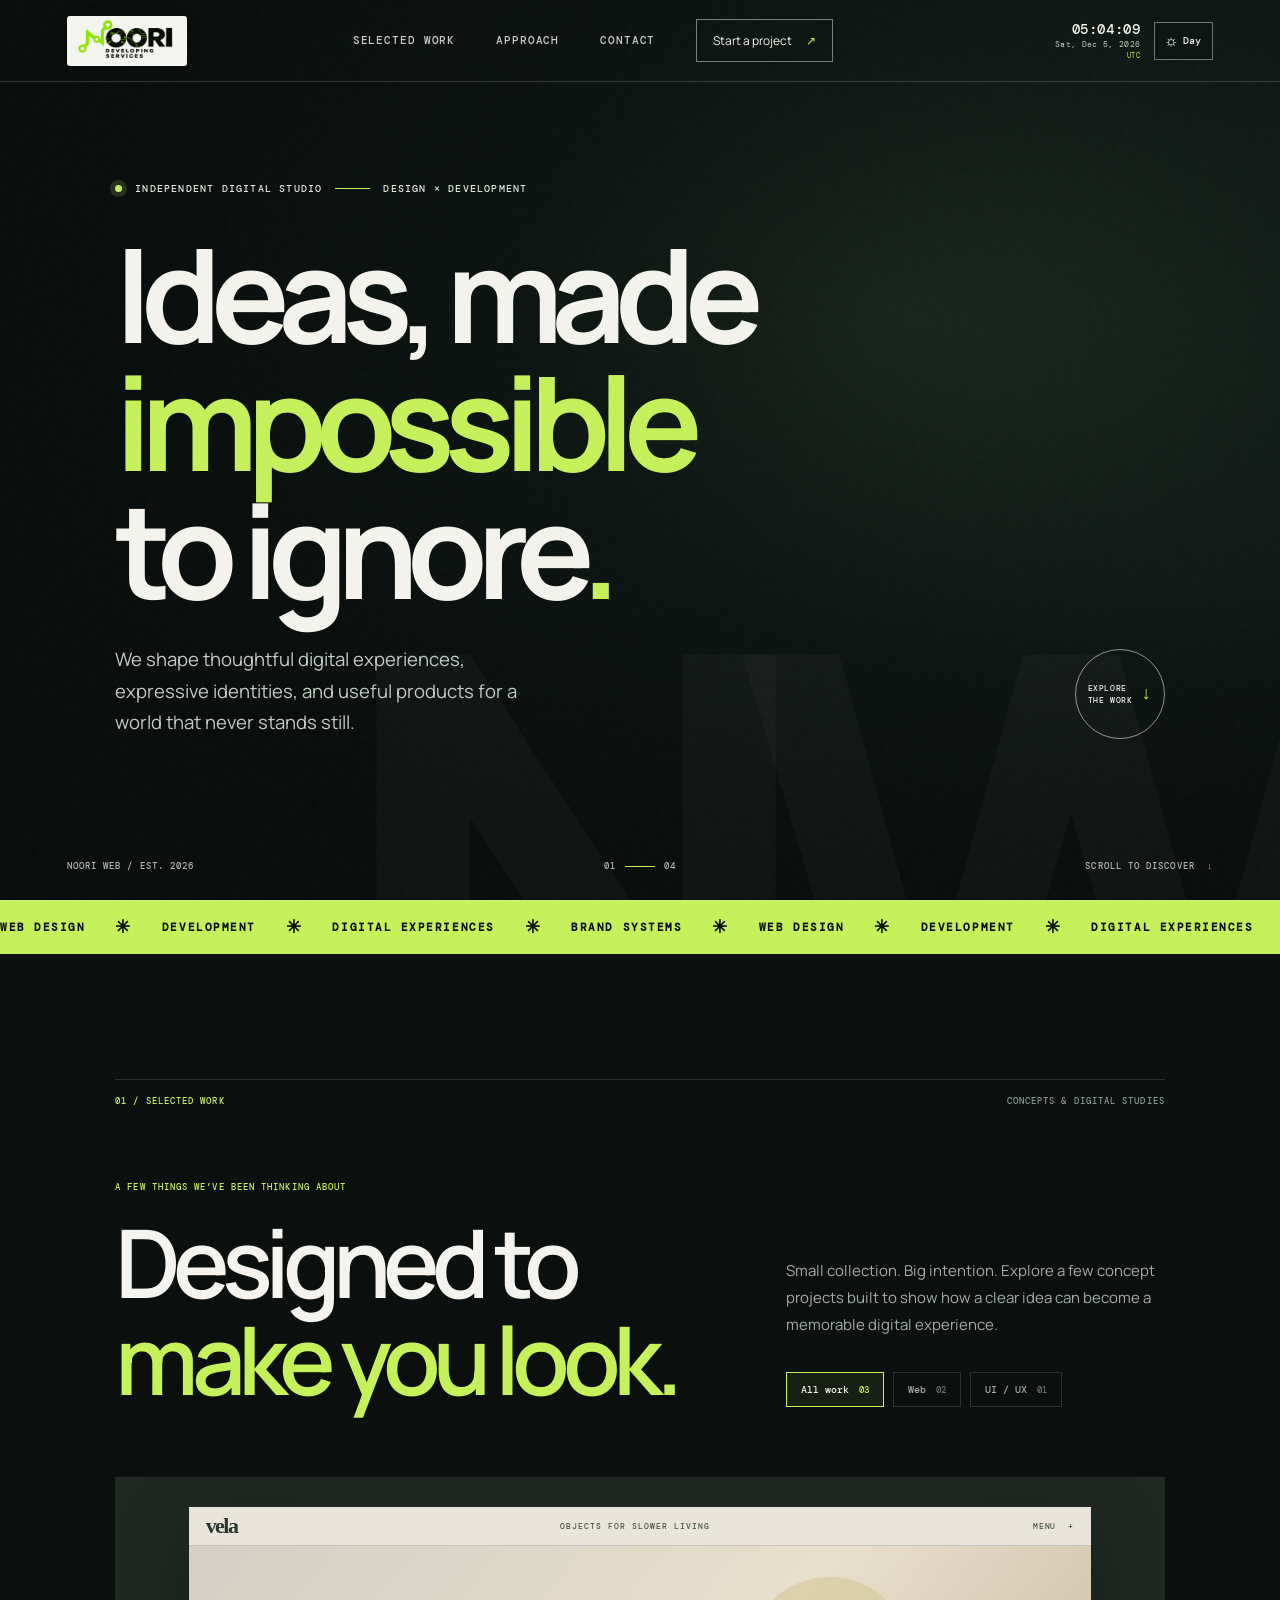
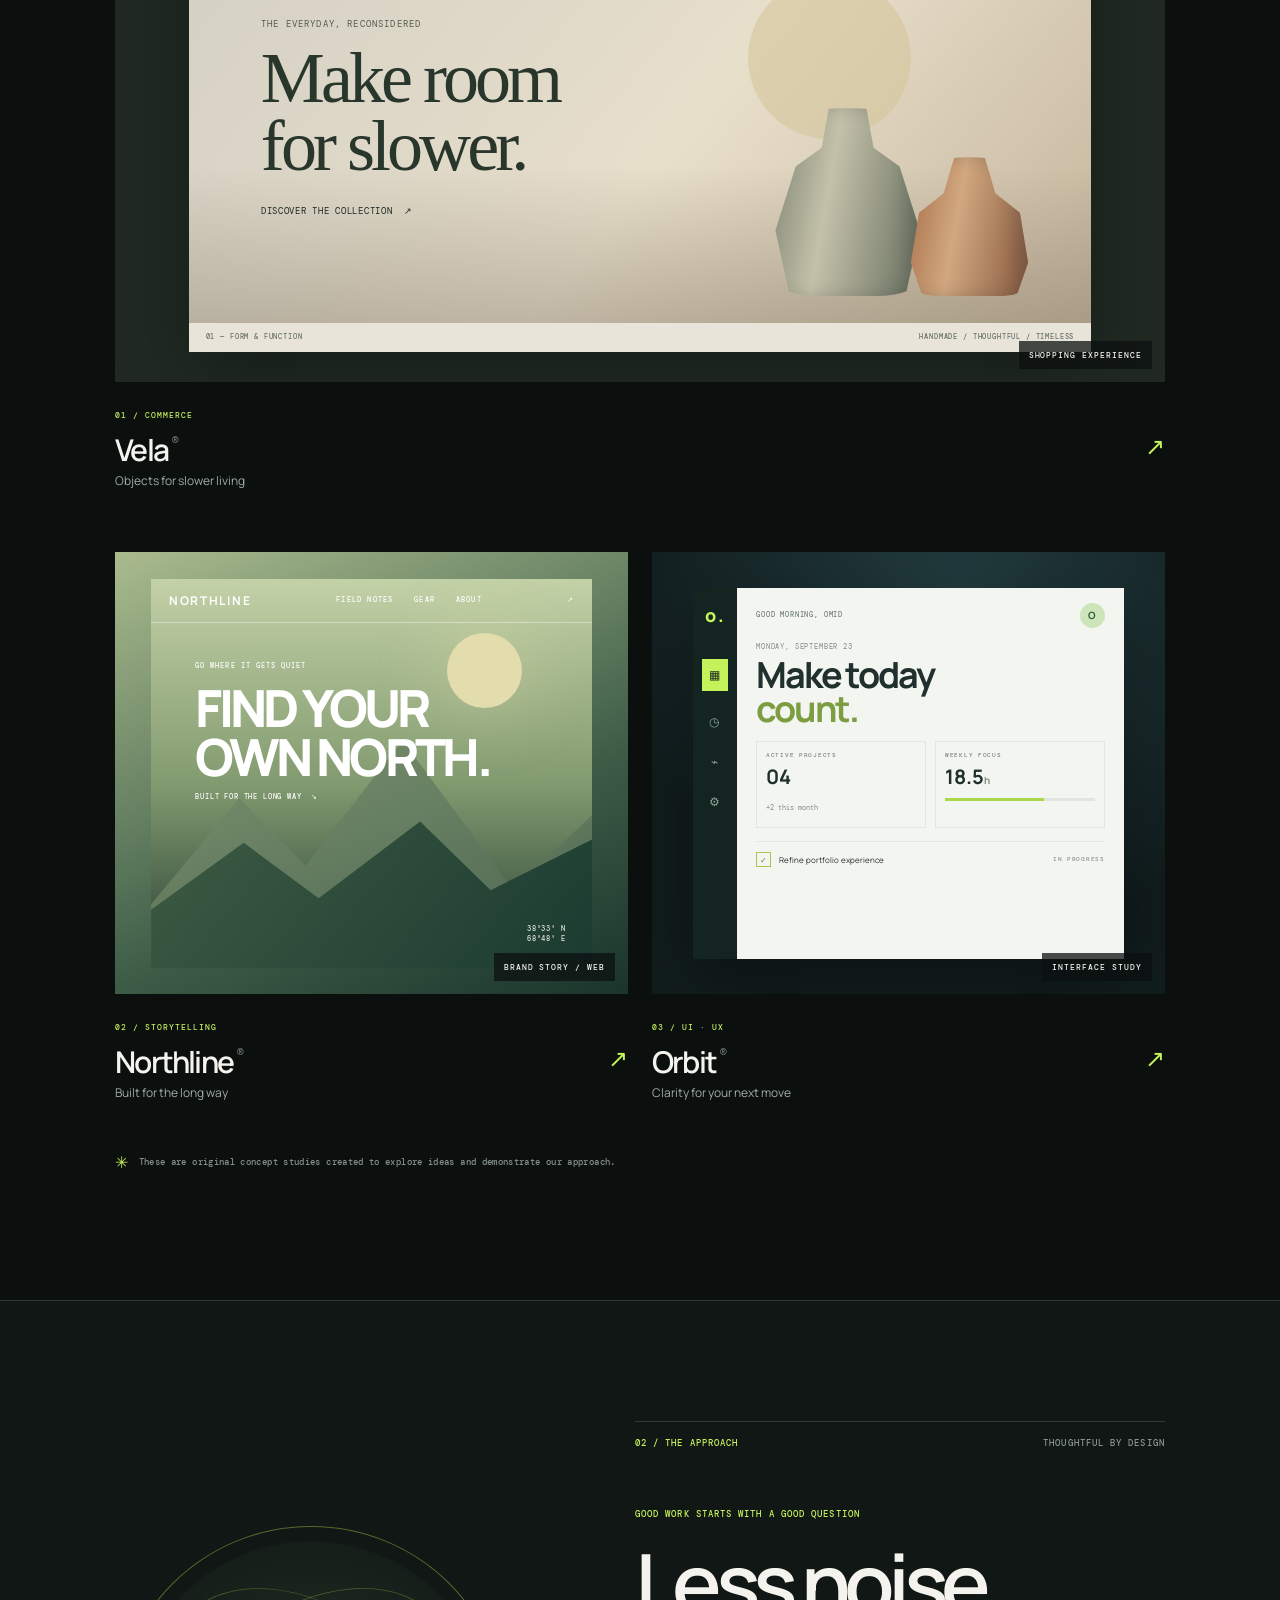
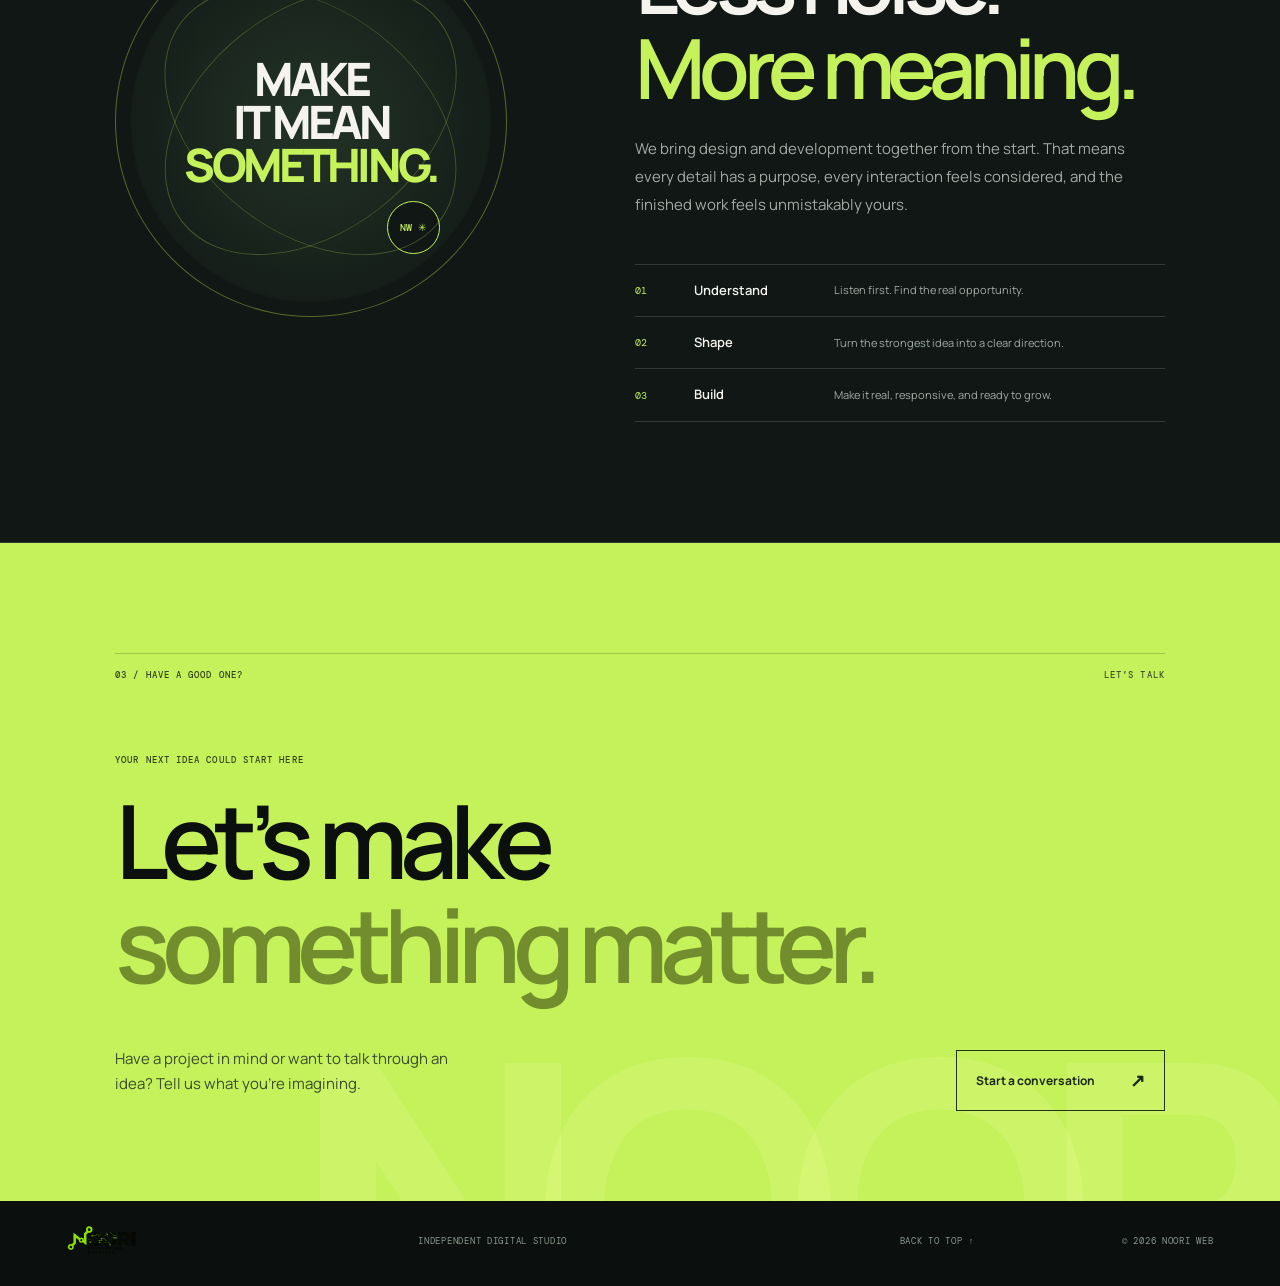
<file: noori web/index.html>
<!doctype html>
<html lang="en" data-theme="night">
<head>
  <meta charset="utf-8">
  <meta name="viewport" content="width=device-width, initial-scale=1">
  <meta name="theme-color" content="#0b100f">
  <meta name="robots" content="index, follow, max-image-preview:large">
  <link rel="canonical" href="https://786omid786.github.io/Portfolio/noori%20web/">
  <link rel="icon" href="../logo.png" type="image/png">
  <meta name="description" content="NOORI WEB is the independent digital studio of Mohammad Omid Noori, exploring web design, development, and interactive digital experiences through original concept studies.">
  <title>NOORI WEB | Digital Studio by Mohammad Omid Noori</title>
  <meta property="og:type" content="website">
  <meta property="og:title" content="NOORI WEB | Digital Studio by Mohammad Omid Noori">
  <meta property="og:description" content="Web design, development, and interactive digital experiences by Mohammad Omid Noori.">
  <meta property="og:url" content="https://786omid786.github.io/Portfolio/noori%20web/">
  <meta property="og:image" content="https://786omid786.github.io/Portfolio/me.webp">
  <meta property="og:site_name" content="NOORI WEB">
  <meta name="twitter:card" content="summary_large_image">
  <meta name="twitter:title" content="NOORI WEB | Digital Studio by Mohammad Omid Noori">
  <meta name="twitter:description" content="Web design, development, and interactive digital experiences by Mohammad Omid Noori.">
  <meta name="twitter:image" content="https://786omid786.github.io/Portfolio/me.webp">
  <script type="application/ld+json">
  {
    "@context": "https://schema.org",
    "@type": "WebSite",
    "name": "NOORI WEB",
    "description": "Independent digital studio by Mohammad Omid Noori.",
    "url": "https://786omid786.github.io/Portfolio/noori%20web/",
    "creator": {
      "@type": "Person",
      "name": "Mohammad Omid Noori",
      "url": "https://786omid786.github.io/Portfolio/"
    }
  }
  </script>
  <link rel="preconnect" href="https://fonts.googleapis.com">
  <link rel="preconnect" href="https://fonts.gstatic.com" crossorigin>
  <link href="https://fonts.googleapis.com/css2?family=DM+Mono:wght@400;500&family=Manrope:wght@400;500;600;700;800&display=swap" rel="stylesheet">
  <link rel="stylesheet" href="style.css">
  <script src="script.js" defer></script>
</head>
<body>
  <a class="skip-link" href="#main">Skip to content</a>
  <div class="film-grain" aria-hidden="true"></div>
  <header class="site-header">
    <a class="brand" href="#home" aria-label="NOORI WEB home"><img class="brand-logo" src="../logo.png" alt="Noori Developing Services logo" width="180" height="54"></a>
    <nav class="main-nav" id="main-nav" aria-label="Main navigation">
      <a href="#work">Selected work</a>
      <a href="#approach">Approach</a>
      <a href="#contact">Contact</a>
      <a class="nav-cta" href="mailto:noori7omid86@gmail.com?subject=Let%E2%80%99s%20build%20something">Start a project <span aria-hidden="true">↗</span></a>
    </nav>
    <div class="header-tools">
      <div class="local-clock" aria-label="Your local date and time">
        <time id="localTime" aria-label="Local time">--:--:--</time>
        <span id="localDate">Finding local date…</span>
        <span class="clock-zone" id="localZone">Local time</span>
      </div>
      <button class="theme-toggle" id="themeToggle" type="button" aria-label="Switch to day mode" aria-pressed="false">
        <span class="theme-toggle-icon" aria-hidden="true">☼</span><span class="theme-toggle-text">Day</span>
      </button>
    </div>
    <button class="menu-toggle" type="button" aria-label="Open navigation" aria-expanded="false" aria-controls="main-nav"><span></span><span></span></button>
  </header>

  <main id="main">
    <section class="hero" id="home" aria-labelledby="hero-title">
      <video class="hero-video" autoplay muted loop playsinline aria-hidden="true" poster="">
        <source src="back.mp4" type="video/mp4">
      </video>
      <div class="hero-shade" aria-hidden="true"></div>
      <div class="hero-content">
        <div class="hero-kicker"><span class="live-dot"></span> INDEPENDENT DIGITAL STUDIO <span class="kicker-rule"></span> DESIGN × DEVELOPMENT</div>
        <h1 id="hero-title">Ideas, made<br><span>impossible</span><br>to ignore<span class="period">.</span></h1>
        <div class="hero-bottom">
          <p>We shape thoughtful digital experiences, expressive identities, and useful products for a world that never stands still.</p>
          <a class="round-link" href="#work" aria-label="Explore selected work"><span>EXPLORE<br>THE WORK</span><b aria-hidden="true">↓</b></a>
        </div>
      </div>
      <div class="hero-meta"><span>NOORI WEB / EST. 2026</span><span class="hero-index">01 <i></i> 04</span><span>SCROLL TO DISCOVER&nbsp; ↓</span></div>
      <div class="hero-outline" aria-hidden="true">NW</div>
    </section>

    <div class="ticker" aria-label="Our capabilities">
      <div class="ticker-track"><span>WEB DESIGN</span><i>✳</i><span>DEVELOPMENT</span><i>✳</i><span>DIGITAL EXPERIENCES</span><i>✳</i><span>BRAND SYSTEMS</span><i>✳</i><span>WEB DESIGN</span><i>✳</i><span>DEVELOPMENT</span><i>✳</i><span>DIGITAL EXPERIENCES</span><i>✳</i><span>BRAND SYSTEMS</span><i>✳</i></div>
    </div>

    <section class="section work-section" id="work" aria-labelledby="work-title">
      <div class="section-label"><span>01 / SELECTED WORK</span><span>CONCEPTS & DIGITAL STUDIES</span></div>
      <div class="work-heading">
        <div><p class="eyebrow">A FEW THINGS WE’VE BEEN THINKING ABOUT</p><h2 id="work-title">Designed to<br><em>make you look.</em></h2></div>
        <div class="work-intro"><p>Small collection. Big intention. Explore a few concept projects built to show how a clear idea can become a memorable digital experience.</p><div class="filters" role="group" aria-label="Filter projects"><button class="filter is-active" data-filter="all" aria-pressed="true">All work <span>03</span></button><button class="filter" data-filter="web" aria-pressed="false">Web <span>02</span></button><button class="filter" data-filter="ui" aria-pressed="false">UI / UX <span>01</span></button></div></div>
      </div>

      <div class="project-grid" id="projectGrid">
        <article class="project-card project-wide" data-category="web">
          <button class="project-open" type="button" aria-label="View the Vela concept project" data-title="Vela — objects for slower living" data-category-label="COMMERCE / CONCEPT" data-description="A considered online store concept for a modern homeware label. Calm typography, warm materials, and a simple shopping journey keep the products in focus.">
            <div class="project-art art-vela" aria-hidden="true">
              <div class="mock-browser"><div class="mock-top"><span>vela</span><span>OBJECTS FOR SLOWER LIVING</span><span>MENU&nbsp; +</span></div><div class="vela-scene"><div class="vela-copy"><small>THE EVERYDAY, RECONSIDERED</small><b>Make room<br>for slower.</b><span>DISCOVER THE COLLECTION&nbsp; ↗</span></div><div class="vase vase-one"></div><div class="vase vase-two"></div><div class="sun-disc"></div></div><div class="mock-bottom"><span>01 — FORM & FUNCTION</span><span>HANDMADE / THOUGHTFUL / TIMELESS</span></div></div>
              <span class="art-tag">SHOPPING EXPERIENCE</span>
            </div>
            <div class="project-caption"><div><span class="project-number">01 / COMMERCE</span><h3>Vela<span>®</span></h3><p>Objects for slower living</p></div><span class="project-arrow" aria-hidden="true">↗</span></div>
          </button>
        </article>

        <article class="project-card" data-category="web">
          <button class="project-open" type="button" aria-label="View the Northline concept project" data-title="Northline — built for the long way" data-category-label="WEB / CONCEPT" data-description="An editorial website concept for a small outdoor brand. Strong type, expansive imagery, and a direct story give the brand a confident voice.">
            <div class="project-art art-north" aria-hidden="true">
              <div class="north-window"><div class="north-nav"><b>NORTHLINE</b><span>FIELD NOTES&nbsp; &nbsp; GEAR&nbsp; &nbsp; ABOUT</span><span>↗</span></div><div class="north-title"><small>GO WHERE IT GETS QUIET</small><b>FIND YOUR<br>OWN NORTH.</b><span>BUILT FOR THE LONG WAY&nbsp; ↘</span></div><div class="north-mountain mountain-back"></div><div class="north-mountain mountain-front"></div><div class="north-sun"></div><div class="north-coord">38°33' N<br>68°48' E</div></div><span class="art-tag">BRAND STORY / WEB</span></div>
            <div class="project-caption"><div><span class="project-number">02 / STORYTELLING</span><h3>Northline<span>®</span></h3><p>Built for the long way</p></div><span class="project-arrow" aria-hidden="true">↗</span></div>
          </button>
        </article>

        <article class="project-card" data-category="ui">
          <button class="project-open" type="button" aria-label="View the Orbit concept project" data-title="Orbit — clarity for your next move" data-category-label="PRODUCT / UI STUDY" data-description="A dashboard interface study for planning personal projects. A quiet visual system, clear priorities, and compact progress details help make the next action obvious.">
            <div class="project-art art-orbit" aria-hidden="true">
              <div class="orbit-ui"><aside class="orbit-side"><b>o.</b><span class="selected">▦</span><span>◷</span><span>⌁</span><span>⚙</span></aside><div class="orbit-main"><div class="orbit-bar"><span>GOOD MORNING, OMID</span><span class="orbit-avatar">O</span></div><div class="orbit-welcome"><small>MONDAY, SEPTEMBER 23</small><b>Make today<br><em>count.</em></b></div><div class="orbit-cards"><div><small>ACTIVE PROJECTS</small><strong>04</strong><i>+2 this month</i></div><div><small>WEEKLY FOCUS</small><strong>18.5<span>h</span></strong><i class="focus-line"><b></b></i></div></div><div class="orbit-task"><span class="check">✓</span><span>Refine portfolio experience</span><small>IN PROGRESS</small></div></div></div><span class="art-tag">INTERFACE STUDY</span>
            </div>
            <div class="project-caption"><div><span class="project-number">03 / UI · UX</span><h3>Orbit<span>®</span></h3><p>Clarity for your next move</p></div><span class="project-arrow" aria-hidden="true">↗</span></div>
          </button>
        </article>
      </div>
      <p class="concept-note"><span>✳</span> These are original concept studies created to explore ideas and demonstrate our approach.</p>
    </section>

    <section class="approach-section" id="approach" aria-labelledby="approach-title">
      <div class="approach-grid">
        <div class="approach-orb" aria-hidden="true"><span>MAKE<br>IT MEAN<br><i>SOMETHING.</i></span><b>NW ✳</b></div>
        <div class="approach-copy"><div class="section-label"><span>02 / THE APPROACH</span><span>THOUGHTFUL BY DESIGN</span></div><p class="eyebrow">GOOD WORK STARTS WITH A GOOD QUESTION</p><h2 id="approach-title">Less noise.<br><em>More meaning.</em></h2><p>We bring design and development together from the start. That means every detail has a purpose, every interaction feels considered, and the finished work feels unmistakably yours.</p><div class="approach-steps"><div><span>01</span><b>Understand</b><small>Listen first. Find the real opportunity.</small></div><div><span>02</span><b>Shape</b><small>Turn the strongest idea into a clear direction.</small></div><div><span>03</span><b>Build</b><small>Make it real, responsive, and ready to grow.</small></div></div></div>
      </div>
    </section>

    <section class="contact-section" id="contact" aria-labelledby="contact-title">
      <div class="contact-inner"><div class="section-label"><span>03 / HAVE A GOOD ONE?</span><span>LET’S TALK</span></div><p class="eyebrow">YOUR NEXT IDEA COULD START HERE</p><h2 id="contact-title">Let’s make<br><em>something matter.</em></h2><div class="contact-bottom"><p>Have a project in mind or want to talk through an idea? Tell us what you’re imagining.</p><a class="contact-button" href="mailto:noori7omid86@gmail.com?subject=Let%E2%80%99s%20build%20something"><span>Start a conversation</span><b aria-hidden="true">↗</b></a></div></div>
      <div class="contact-watermark" aria-hidden="true">NOORI</div>
    </section>
  </main>

  <footer class="site-footer"><a class="brand" href="#home" aria-label="Back to top"><img class="brand-logo" src="../logo.png" alt="Noori Developing Services"></a><span>INDEPENDENT DIGITAL STUDIO</span><a href="#home">BACK TO TOP ↑</a><small>© <span id="year"></span> NOORI WEB</small></footer>

  <dialog class="project-dialog" id="projectDialog" aria-labelledby="dialogTitle">
    <button class="dialog-close" type="button" aria-label="Close project details">×</button>
    <div class="dialog-art" id="dialogArt"></div>
    <div class="dialog-copy"><p class="eyebrow" id="dialogCategory"></p><h2 id="dialogTitle"></h2><p id="dialogDescription"></p><span class="concept-note"><span>✳</span> Concept study · NOORI WEB</span></div>
  </dialog>
</body>
</html>
</file>
<file: noori web/style.css>
:root{--bg:#0b100f;--panel:#101715;--panel-2:#17211d;--ink:#f4f3ed;--muted:#a1aca5;--line:rgba(232,241,232,.15);--lime:#c5f15b;--lime-dark:#a6dc3b;--display:'Manrope',Arial,sans-serif;--mono:'DM Mono',monospace}*{box-sizing:border-box}html{scroll-behavior:smooth;scroll-padding-top:90px}body{margin:0;background:var(--bg);color:var(--ink);font:400 15px/1.65 var(--display);overflow-x:hidden}a{color:inherit;text-decoration:none}button{font:inherit;color:inherit}::selection{background:var(--lime);color:var(--bg)}:focus-visible{outline:2px solid var(--lime);outline-offset:4px}.skip-link{position:fixed;left:16px;top:-70px;z-index:100;background:var(--lime);color:var(--bg);padding:10px 15px}.skip-link:focus{top:12px}.film-grain{position:fixed;inset:0;z-index:9;pointer-events:none;opacity:.11;background-image:url("data:image/svg+xml,%3Csvg viewBox='0 0 180 180' xmlns='http://www.w3.org/2000/svg'%3E%3Cfilter id='n'%3E%3CfeTurbulence type='fractalNoise' baseFrequency='.8' numOctaves='3' stitchTiles='stitch'/%3E%3C/filter%3E%3Crect width='100%25' height='100%25' filter='url(%23n)' opacity='.18'/%3E%3C/svg%3E")}.site-header{height:82px;padding:0 5.2vw;position:absolute;left:0;right:0;top:0;z-index:20;display:flex;align-items:center;justify-content:space-between;border-bottom:1px solid rgba(255,255,255,.17)}.brand{display:inline-flex;align-items:center;gap:11px;position:relative;z-index:2}.brand-symbol{width:29px;height:29px;border:1px solid var(--lime);display:flex;align-items:center;justify-content:center;gap:2px;transform:rotate(45deg)}.brand-symbol i{height:14px;width:2px;background:var(--lime);display:block;transform:skew(-15deg)}.brand-symbol i:nth-child(2){height:20px}.brand-word{font:800 16px/1 var(--display);letter-spacing:.13em}.brand-word span{color:var(--lime);font-weight:500;margin-left:3px}.main-nav{display:flex;align-items:center;gap:clamp(22px,3.2vw,50px)}.main-nav>a:not(.nav-cta){font:500 11px var(--mono);text-transform:uppercase;letter-spacing:.08em;color:rgba(255,255,255,.78);transition:color .2s}.main-nav>a:hover{color:var(--lime)}.nav-cta{border:1px solid rgba(255,255,255,.45);padding:11px 16px;font-size:12px;transition:background .25s,color .25s,border .25s}.nav-cta:hover{background:var(--lime);color:var(--bg);border-color:var(--lime)}.nav-cta span{color:var(--lime);margin-left:12px}.nav-cta:hover span{color:var(--bg)}.menu-toggle{display:none}
.hero{position:relative;min-height:min(850px,100svh);height:max(700px,100svh);overflow:hidden;display:flex;align-items:center;padding:110px 9vw 90px;background:radial-gradient(ellipse at 70% 35%,#283c2b 0%,#15211b 33%,#0b100f 73%)}.hero-video{position:absolute;inset:0;width:100%;height:100%;object-fit:cover;opacity:0;transition:opacity 1s}.hero-video.is-ready{opacity:.57}.hero-shade{position:absolute;inset:0;background:linear-gradient(90deg,rgba(8,13,12,.91) 0%,rgba(8,13,12,.57) 55%,rgba(8,13,12,.2) 100%),linear-gradient(0deg,rgba(8,13,12,.84),transparent 35%,rgba(8,13,12,.12))}.hero-content{position:relative;z-index:2;width:min(100%,1050px);margin:0 auto}.hero-kicker,.eyebrow,.section-label,.hero-meta,.project-number,.art-tag,.concept-note,.mock-top,.mock-bottom,.north-window,.orbit-side,.orbit-bar,.orbit-cards small,.orbit-task small,.north-coord{font:500 10px/1.5 var(--mono);letter-spacing:.12em}.hero-kicker{color:#e0e7dd;display:flex;align-items:center;gap:13px}.live-dot{display:inline-block;background:var(--lime);height:7px;width:7px;border-radius:50%;box-shadow:0 0 0 5px #c5f15b26}.kicker-rule{height:1px;width:35px;background:var(--lime)}.hero h1{font:700 clamp(65px,10.2vw,148px)/.98 var(--display);letter-spacing:-.085em;margin:34px 0 30px;max-width:1000px}.hero h1>span:first-of-type{color:var(--lime)}.hero h1 .period{color:var(--lime)}.hero-bottom{display:flex;align-items:flex-end;justify-content:space-between;gap:40px}.hero-bottom>p{max-width:430px;margin:0;color:#c2cbc2;font-size:clamp(15px,1.45vw,19px);line-height:1.7}.round-link{height:90px;width:90px;border:1px solid rgba(255,255,255,.53);border-radius:50%;display:flex;align-items:center;justify-content:center;gap:8px;color:var(--ink);font:500 8px/1.5 var(--mono);letter-spacing:.08em;transition:all .25s;flex:none}.round-link b{font-size:18px;color:var(--lime);font-weight:400}.round-link:hover{background:var(--lime);border-color:var(--lime);color:var(--bg);transform:translateY(-4px)}.round-link:hover b{color:var(--bg)}.hero-meta{position:absolute;z-index:2;bottom:27px;left:5.2vw;right:5.2vw;color:#adb8ae;display:flex;justify-content:space-between;align-items:center;font-size:9px}.hero-index{display:flex;align-items:center;gap:9px}.hero-index i{height:1px;width:30px;background:var(--lime)}.hero-outline{position:absolute;z-index:1;right:-3vw;bottom:-20vw;font:800 53vw/.8 var(--display);letter-spacing:-.13em;color:#f3fff507;pointer-events:none}.ticker{overflow:hidden;border-top:1px solid var(--line);border-bottom:1px solid var(--line);background:var(--lime);color:var(--bg);padding:14px 0}.ticker-track{width:max-content;display:flex;align-items:center;gap:30px;animation:ticker 34s linear infinite;font:700 11px var(--mono);letter-spacing:.14em}.ticker-track i{font-style:normal;font-size:18px}@keyframes ticker{to{transform:translateX(-50%)}}
.section{padding:125px 9vw;max-width:1700px;margin:0 auto}.section-label{display:flex;justify-content:space-between;color:#89968c;border-top:1px solid var(--line);padding-top:15px;margin-bottom:72px;font-size:9px}.section-label span:first-child{color:var(--lime)}.work-heading{display:grid;grid-template-columns:1.2fr .8fr;gap:8vw;align-items:end;margin-bottom:70px}.eyebrow{color:var(--lime);margin:0 0 20px;font-size:9px}.work-heading h2,.approach-copy h2,.contact-inner h2,.dialog-copy h2{font:600 clamp(48px,7.4vw,98px)/1.02 var(--display);letter-spacing:-.08em;margin:0}.work-heading h2 em,.approach-copy h2 em,.contact-inner h2 em{font-style:normal;color:var(--lime)}.work-intro>p{color:var(--muted);font-size:15px;max-width:460px;line-height:1.8;margin:0 0 34px}.filters{display:flex;gap:9px;flex-wrap:wrap}.filter{display:flex;align-items:center;gap:10px;padding:10px 14px;border:1px solid var(--line);background:transparent;color:var(--muted);font:500 10px var(--mono);cursor:pointer;transition:.2s}.filter span{color:#68736b;font-size:9px}.filter:hover,.filter.is-active{border-color:var(--lime);background:#c5f15b12;color:var(--ink)}.filter.is-active span{color:var(--lime)}.project-grid{display:grid;grid-template-columns:1fr 1fr;gap:62px 24px}.project-card{min-width:0;transition:opacity .3s,transform .3s}.project-card[hidden]{display:none}.project-wide{grid-column:1/-1}.project-open{padding:0;width:100%;text-align:left;background:none;border:0;cursor:pointer;display:block}.project-art{position:relative;overflow:hidden;aspect-ratio:1.16;background:#202a23;transition:transform .6s cubic-bezier(.2,.75,.2,1)}.project-wide .project-art{aspect-ratio:2.08}.project-open:hover .project-art{transform:scale(.99)}.art-tag{position:absolute;right:13px;bottom:13px;background:#0b100fbd;color:#f4f3ed;padding:8px 10px;font-size:8px;z-index:3}.mock-browser{position:absolute;inset:6% 7%;background:#e9e4d9;color:#1b2823;box-shadow:0 18px 70px #0005;display:flex;flex-direction:column}.mock-top{height:39px;padding:0 17px;display:flex;align-items:center;justify-content:space-between;border-bottom:1px solid #c8c3b8;color:#475249;font-size:8px}.mock-top span:first-child{font:700 22px Georgia,serif;color:#29372e;letter-spacing:-.07em}.vela-scene{flex:1;position:relative;overflow:hidden;background:linear-gradient(130deg,#d4d0c5 0%,#e8dfcb 54%,#c5b49b 100%)}.vela-scene:after{content:'';position:absolute;inset:58% 0 0;background:linear-gradient(0deg,#80766566,transparent)}.vela-copy{position:absolute;z-index:2;left:8%;top:19%;display:flex;flex-direction:column}.vela-copy small{font:9px var(--mono);letter-spacing:.13em;color:#555b4e}.vela-copy b{font:500 clamp(32px,6vw,72px)/.95 Georgia,serif;letter-spacing:-.055em;margin:14px 0 24px;color:#28362b}.vela-copy span{font:9px var(--mono);letter-spacing:.08em}.vase{position:absolute;z-index:1;bottom:7%;background:linear-gradient(100deg,#7d8470,#c4c1aa 38%,#666f5e);box-shadow:inset -14px 0 16px #3333}.vase-one{right:19%;height:50%;width:16%;border-radius:45% 45% 30% 30% / 20% 20% 9% 9%;clip-path:polygon(37% 0,63% 0,68% 21%,86% 31%,100% 65%,90% 100%,10% 100%,0 65%,14% 31%,32% 21%)}.vase-two{right:7%;height:37%;width:13%;border-radius:50% 50% 26% 26% / 20% 20% 8% 8%;background:linear-gradient(100deg,#a86f4a,#d1a880 40%,#88593e);clip-path:polygon(37% 0,63% 0,72% 26%,93% 40%,100% 76%,90% 100%,10% 100%,0 76%,7% 40%,28% 26%)}.sun-disc{position:absolute;right:20%;top:8%;width:18%;aspect-ratio:1;border-radius:50%;background:#d5c69c99}.mock-bottom{height:29px;padding:0 17px;display:flex;justify-content:space-between;align-items:center;font-size:7px;color:#687068}.art-north{background:linear-gradient(155deg,#aabb8e,#3b5b46 65%,#1a342b)}.north-window{position:absolute;inset:6% 7%;background:linear-gradient(#c3d1a7,#839b70 52%,#253e32);overflow:hidden;color:#fff}.north-nav{position:relative;z-index:2;display:flex;align-items:center;justify-content:space-between;padding:13px 18px;border-bottom:1px solid #fff6;font-size:7px}.north-nav b{font:700 12px var(--display);letter-spacing:.14em}.north-title{position:absolute;z-index:2;left:10%;top:21%;display:flex;flex-direction:column}.north-title small{font-size:7px;letter-spacing:.15em}.north-title b{font:800 clamp(29px,4vw,53px)/.95 var(--display);letter-spacing:-.07em;margin:12px 0;color:white}.north-title span{font-size:7px;letter-spacing:.12em}.north-sun{position:absolute;right:16%;top:14%;width:17%;aspect-ratio:1;border-radius:50%;background:#e3dcad;box-shadow:0 0 80px #f6eab868}.north-mountain{position:absolute;bottom:-1%;height:62%;width:100%;clip-path:polygon(0 72%,20% 28%,35% 56%,57% 4%,82% 66%,100% 35%,100% 100%,0 100%)}.mountain-back{background:linear-gradient(130deg,#768b6b,#526d57);opacity:.8}.mountain-front{height:42%;clip-path:polygon(0 62%,21% 21%,38% 55%,61% 8%,77% 50%,100% 19%,100% 100%,0 100%);background:linear-gradient(130deg,#3e5b43,#1b3b31)}.north-coord{position:absolute;right:6%;bottom:6%;z-index:2;font-size:7px;text-align:right;color:#e3e8d9}.art-orbit{background:radial-gradient(circle at 60% 10%,#233d40,#111c1d 70%)}.orbit-ui{position:absolute;inset:8% 8%;background:#f3f5f1;color:#20302c;display:grid;grid-template-columns:44px 1fr;box-shadow:0 18px 70px #0005}.orbit-side{background:#142521;color:#8fa39a;display:flex;flex-direction:column;align-items:center;gap:22px;padding-top:15px;font-size:12px}.orbit-side b{color:var(--lime);font:800 18px var(--display);margin-bottom:10px}.orbit-side .selected{background:#c5f15b;color:#18241c;padding:7px}.orbit-main{padding:15px 19px}.orbit-bar{display:flex;justify-content:space-between;align-items:center;color:#718078;font-size:7px}.orbit-avatar{display:grid;place-items:center;width:25px;height:25px;border-radius:50%;background:#cee5bb;color:#325637;font:700 10px var(--display)}.orbit-welcome{margin-top:14px;display:flex;flex-direction:column}.orbit-welcome small{color:#7e8b83;font:7px var(--mono);letter-spacing:.12em}.orbit-welcome b{font:700 clamp(23px,3vw,36px)/.94 var(--display);letter-spacing:-.06em;margin-top:7px}.orbit-welcome em{color:#7d9d42;font-style:normal}.orbit-cards{display:grid;grid-template-columns:1fr 1fr;gap:9px;margin-top:16px}.orbit-cards>div{border:1px solid #e0e7e1;padding:9px}.orbit-cards small{display:block;font-size:6px;color:#78877d}.orbit-cards strong{display:block;font:700 20px var(--display);margin:3px 0}.orbit-cards strong span{font-size:10px;color:#7d8b80}.orbit-cards i{font:normal 7px var(--mono);color:#849189}.focus-line{height:3px;background:#dfe6df;display:block;margin-top:8px}.focus-line b{display:block;width:66%;height:100%;background:#a9d84b}.orbit-task{display:flex;align-items:center;gap:8px;border-top:1px solid #e2e8e3;margin-top:13px;padding-top:10px;font-size:8px}.orbit-task .check{width:15px;height:15px;border:1px solid #a7c655;color:#6e8d2e;display:grid;place-items:center;font-size:8px}.orbit-task small{margin-left:auto;font-size:6px;color:#88948c}.project-caption{display:flex;align-items:center;justify-content:space-between;padding:19px 0 0}.project-number{font-size:8px;color:var(--lime);letter-spacing:.12em}.project-caption h3{margin:6px 0 0;font:600 30px/1.2 var(--display);letter-spacing:-.06em}.project-caption h3 span{vertical-align:top;font:400 11px var(--mono);color:#8f9b92;margin-left:4px}.project-caption p{color:var(--muted);font-size:12px;margin:3px 0 0}.project-arrow{font-size:24px;color:var(--lime);transition:transform .2s}.project-open:hover .project-arrow{transform:translate(4px,-4px)}.concept-note{display:flex;gap:10px;align-items:center;color:#849087;margin:48px 0 0;font-size:9px;letter-spacing:.04em}.concept-note span{color:var(--lime);font-size:16px}
.approach-section{background:var(--panel);border-top:1px solid var(--line);border-bottom:1px solid var(--line);overflow:hidden}.approach-grid{max-width:1700px;margin:0 auto;padding:120px 9vw;display:grid;grid-template-columns:.85fr 1.15fr;gap:10vw;align-items:center}.approach-orb{width:min(100%,420px);aspect-ratio:1;border:1px solid #c5f15460;border-radius:50%;position:relative;display:grid;place-items:center;background:radial-gradient(circle,#233327,#151e19 65%,transparent 66%)}.approach-orb:before,.approach-orb:after{content:'';position:absolute;border:1px solid #c5f15444;border-radius:50%;inset:8%;transform:rotate(52deg) scaleX(.68)}.approach-orb:after{transform:rotate(-52deg) scaleX(.68)}.approach-orb>span{font:800 clamp(25px,4vw,46px)/.94 var(--display);text-align:center;letter-spacing:-.08em;z-index:1}.approach-orb>span i{color:var(--lime);font-style:normal}.approach-orb>b{position:absolute;bottom:16%;right:17%;width:53px;height:53px;border:1px solid var(--lime);border-radius:50%;display:grid;place-items:center;background:var(--panel);color:var(--lime);font:500 10px var(--mono)}.approach-copy .section-label{margin-bottom:57px}.approach-copy h2{font-size:clamp(50px,6.6vw,83px);margin-bottom:25px}.approach-copy>p:not(.eyebrow){color:var(--muted);font-size:15px;max-width:550px;line-height:1.85}.approach-steps{margin-top:45px;border-top:1px solid var(--line)}.approach-steps>div{display:grid;grid-template-columns:44px 125px 1fr;gap:15px;align-items:center;border-bottom:1px solid var(--line);padding:15px 0}.approach-steps span{font:10px var(--mono);color:var(--lime)}.approach-steps b{font-size:13px;font-weight:600}.approach-steps small{font-size:11px;color:var(--muted)}
.contact-section{position:relative;overflow:hidden;padding:110px 9vw 90px;background:var(--lime);color:var(--bg)}.contact-inner{max-width:1400px;margin:0 auto;position:relative;z-index:2}.contact-section .section-label{color:#43532d;border-color:#6c842e65}.contact-section .section-label span:first-child,.contact-section .eyebrow{color:#33441f}.contact-inner h2{font-size:clamp(55px,8vw,112px);position:relative}.contact-inner h2 em{color:#718d2d}.contact-bottom{display:flex;align-items:end;justify-content:space-between;gap:30px;margin-top:35px}.contact-bottom p{max-width:370px;color:#3c4c2c;font-size:15px}.contact-button{display:flex;align-items:center;justify-content:space-between;gap:35px;padding:15px 19px;border:1px solid #23321d;color:#1a2718;font-weight:700;font-size:12px;transition:all .2s}.contact-button:hover{background:#111812;color:var(--lime);border-color:#111812}.contact-button b{font-size:18px}.contact-watermark{position:absolute;right:-3%;bottom:-25%;font:800 32vw/.8 var(--display);letter-spacing:-.14em;color:#efffa030;pointer-events:none}.site-footer{max-width:1700px;margin:0 auto;padding:25px 5.2vw 30px;display:grid;grid-template-columns:1fr 1fr 1fr auto;gap:18px;align-items:center;color:#89968c}.site-footer .brand-word{font-size:13px;color:var(--ink)}.site-footer .brand-symbol{height:24px;width:24px}.site-footer>span,.site-footer>a:not(.brand),.site-footer small{font:9px var(--mono);letter-spacing:.08em}.site-footer>a:not(.brand){justify-self:center}.site-footer small{justify-self:end}
.project-dialog{position:fixed;width:min(860px,calc(100% - 32px));max-height:min(90vh,920px);padding:0;border:1px solid #52634f;background:var(--panel);color:var(--ink);box-shadow:0 30px 120px #000a;overflow:auto}.project-dialog::backdrop{background:#030605d9;backdrop-filter:blur(7px)}.dialog-close{position:absolute;right:14px;top:14px;z-index:5;width:38px;height:38px;border:1px solid #fff8;border-radius:50%;background:#111812cc;color:white;font-size:25px;line-height:1;cursor:pointer}.dialog-art{padding:28px 28px 0}.dialog-art .project-art{aspect-ratio:1.7}.dialog-copy{padding:28px 36px 38px}.dialog-copy .eyebrow{margin-bottom:12px}.dialog-copy h2{font-size:clamp(32px,5vw,55px);letter-spacing:-.06em}.dialog-copy>p:not(.eyebrow){max-width:650px;color:var(--muted);line-height:1.8;margin:17px 0 0}.dialog-copy .concept-note{margin-top:25px}.reveal{opacity:0;transform:translateY(20px);transition:opacity .65s ease,transform .65s ease}.reveal.is-visible{opacity:1;transform:none}
@media(max-width:950px){.hero{padding-left:7vw;padding-right:7vw}.section{padding-left:7vw;padding-right:7vw}.approach-grid{padding-left:7vw;padding-right:7vw;gap:6vw}.work-heading{gap:5vw}.project-grid{gap:50px 18px}.project-wide .project-art{aspect-ratio:1.8}.approach-steps>div{grid-template-columns:35px 100px 1fr}.site-footer{grid-template-columns:1fr auto auto}.site-footer>span{display:none}}
@media(max-width:700px){html{scroll-padding-top:72px}.site-header{height:70px;padding:0 6vw}.menu-toggle{display:flex;position:relative;z-index:3;width:42px;height:42px;align-items:center;justify-content:center;flex-direction:column;gap:6px;border:1px solid #ffffff50;background:#0b100f4a}.menu-toggle span{display:block;width:18px;height:1px;background:#fff;transition:transform .2s}.menu-toggle[aria-expanded=true] span:first-child{transform:translateY(3.5px) rotate(45deg)}.menu-toggle[aria-expanded=true] span:last-child{transform:translateY(-3.5px) rotate(-45deg)}.main-nav{display:none;position:absolute;top:69px;left:0;right:0;padding:18px 6vw 25px;background:#0b100ff5;border-bottom:1px solid var(--line);flex-direction:column;align-items:stretch;gap:0}.main-nav.is-open{display:flex}.main-nav>a:not(.nav-cta){padding:16px 0;border-bottom:1px solid var(--line)}.nav-cta{align-self:flex-start;margin-top:18px}.hero{height:max(720px,100svh);min-height:680px;padding:105px 7vw 95px;align-items:center}.hero-kicker{font-size:8px;letter-spacing:.07em;gap:8px}.kicker-rule{width:14px}.hero h1{font-size:clamp(58px,13vw,95px);margin:35px 0 27px}.hero-bottom{align-items:flex-start;gap:20px}.hero-bottom>p{font-size:14px;max-width:340px}.round-link{width:72px;height:72px;gap:5px;font-size:7px}.round-link b{font-size:15px}.hero-meta{font-size:7px;left:7vw;right:7vw;bottom:22px}.hero-meta>span:last-child{display:none}.ticker-track{font-size:10px;gap:20px}.section{padding:85px 7vw}.section-label{margin-bottom:47px;font-size:8px}.work-heading{grid-template-columns:1fr;gap:22px;margin-bottom:48px}.work-heading h2{font-size:clamp(47px,11vw,72px)}.work-intro>p{font-size:14px;margin-bottom:24px}.project-grid{grid-template-columns:1fr;gap:42px}.project-wide{grid-column:auto}.project-wide .project-art,.project-art{aspect-ratio:1.05}.project-caption h3{font-size:27px}.concept-note{font-size:8px;line-height:1.7;margin-top:35px}.approach-grid{grid-template-columns:1fr;padding:83px 7vw;gap:62px}.approach-orb{width:min(82vw,370px);margin:auto}.approach-copy .section-label{margin-bottom:43px}.approach-copy h2{font-size:clamp(48px,10.5vw,70px)}.approach-copy>p:not(.eyebrow){font-size:14px}.approach-steps>div{grid-template-columns:28px 90px 1fr;gap:8px}.approach-steps small{font-size:10px}.contact-section{padding:82px 7vw 70px}.contact-inner h2{font-size:clamp(52px,11.5vw,82px)}.contact-bottom{align-items:flex-start;flex-direction:column;margin-top:26px;gap:17px}.contact-bottom p{margin:0;font-size:14px}.contact-watermark{font-size:42vw;bottom:-3%}.site-footer{padding:25px 7vw;grid-template-columns:1fr auto;gap:20px}.site-footer>a:not(.brand){justify-self:end}.site-footer small{grid-column:1/-1;justify-self:start}.dialog-art{padding:14px 14px 0}.dialog-art .project-art{aspect-ratio:1.15}.dialog-copy{padding:24px 22px 30px}.dialog-copy h2{font-size:34px}}
@media(prefers-reduced-motion:reduce){html{scroll-behavior:auto}*,*:before,*:after{animation-duration:.01ms!important;animation-iteration-count:1!important;scroll-behavior:auto!important;transition-duration:.01ms!important}.ticker-track{animation:none}}

/* Use the shared company logo from the portfolio root. */
.brand-logo{display:block;width:auto;height:42px;max-width:min(190px,34vw);object-fit:contain}.site-footer .brand-logo{height:30px}@media(max-width:700px){.brand-logo{height:36px}.site-footer .brand-logo{height:28px}}

/* Header utilities: visitor-local clock and day/night theme control. */
.header-tools{display:flex;align-items:center;gap:14px;margin-left:clamp(12px,2vw,26px);position:relative;z-index:4}
.local-clock{display:grid;justify-items:end;gap:2px;min-width:116px;color:#f4f3ed;font-family:var(--mono);line-height:1.2;text-align:right}
.local-clock time{font-size:14px;font-weight:500;font-variant-numeric:tabular-nums;letter-spacing:.04em}
.local-clock>span{max-width:160px;overflow:hidden;text-overflow:ellipsis;white-space:nowrap;font-size:8px;letter-spacing:.04em;color:#c1ccc2}
.local-clock .clock-zone{color:var(--lime);font-size:7px;letter-spacing:.08em;text-transform:uppercase}
.theme-toggle{display:inline-flex;align-items:center;justify-content:center;gap:7px;min-height:38px;padding:0 11px;border:1px solid rgba(255,255,255,.4);background:rgba(8,13,12,.2);color:#f4f3ed;font:500 10px var(--mono);cursor:pointer;transition:background .2s,border-color .2s,color .2s}
.theme-toggle:hover{border-color:var(--lime);background:var(--lime);color:#111812}
.theme-toggle-icon{font-size:17px;line-height:1}
body,.approach-section,.site-footer,.contact-section,.ticker,.filter{transition:background-color .35s,color .35s,border-color .35s}
:root[data-theme="day"]{--bg:#f4f5f0;--panel:#e7ebe4;--panel-2:#dce3d9;--ink:#17221a;--muted:#526157;--line:rgba(25,43,30,.18);--lime:#91bd3c;--lime-dark:#6f9724}
:root[data-theme="day"] .approach-section{color:var(--ink)}
:root[data-theme="day"] .site-footer{color:#4e5d52}
:root[data-theme="day"] .contact-section{color:#17221a}
:root[data-theme="day"] .contact-section .section-label{color:#35442e;border-color:#34482e55}
:root[data-theme="day"] .contact-section .section-label span:first-child,:root[data-theme="day"] .contact-section .eyebrow{color:#2b3a25}
:root[data-theme="day"] .contact-inner h2 em{color:#526f20}
:root[data-theme="day"] .contact-bottom p{color:#35442e}
:root[data-theme="day"] .ticker{color:#17221a}
:root[data-theme="day"] .theme-toggle{border-color:rgba(255,255,255,.45)}
@media(max-width:950px){.header-tools{gap:9px;margin-left:10px}.local-clock{min-width:104px}}
@media(max-width:700px){.site-header{gap:0}.brand{order:1}.header-tools{order:2;margin-left:auto;margin-right:10px;gap:8px}.menu-toggle{order:3;margin-left:0;flex:none}.main-nav{order:4}.local-clock{min-width:88px}.local-clock time{font-size:12px}.local-clock>span{max-width:88px;font-size:7px}.local-clock .clock-zone{font-size:6px}.theme-toggle{width:36px;min-height:36px;padding:0}.theme-toggle-text{display:none}.theme-toggle-icon{font-size:16px}.site-header{height:70px}}
@media(max-width:370px){.brand-logo{max-width:28vw}.local-clock{min-width:78px}.local-clock>span{max-width:78px}.header-tools{margin-right:7px;gap:6px}.site-header{padding-right:4vw;padding-left:4vw}}

/* Keep the dark video hero and its navigation readable in either page theme. */
.site-header .brand{padding:4px 10px;border-radius:3px;background:#f4f5f0;box-shadow:0 2px 14px #0003}
:root[data-theme="day"] .site-header,:root[data-theme="day"] .hero{color:#f4f3ed}
:root[data-theme="day"] .hero h1{color:#f4f3ed}
:root[data-theme="day"] .round-link{color:#f4f3ed}
:root[data-theme="day"] .nav-cta{color:#f4f3ed}
:root[data-theme="day"] .nav-cta:hover{color:#111812}
</file>
